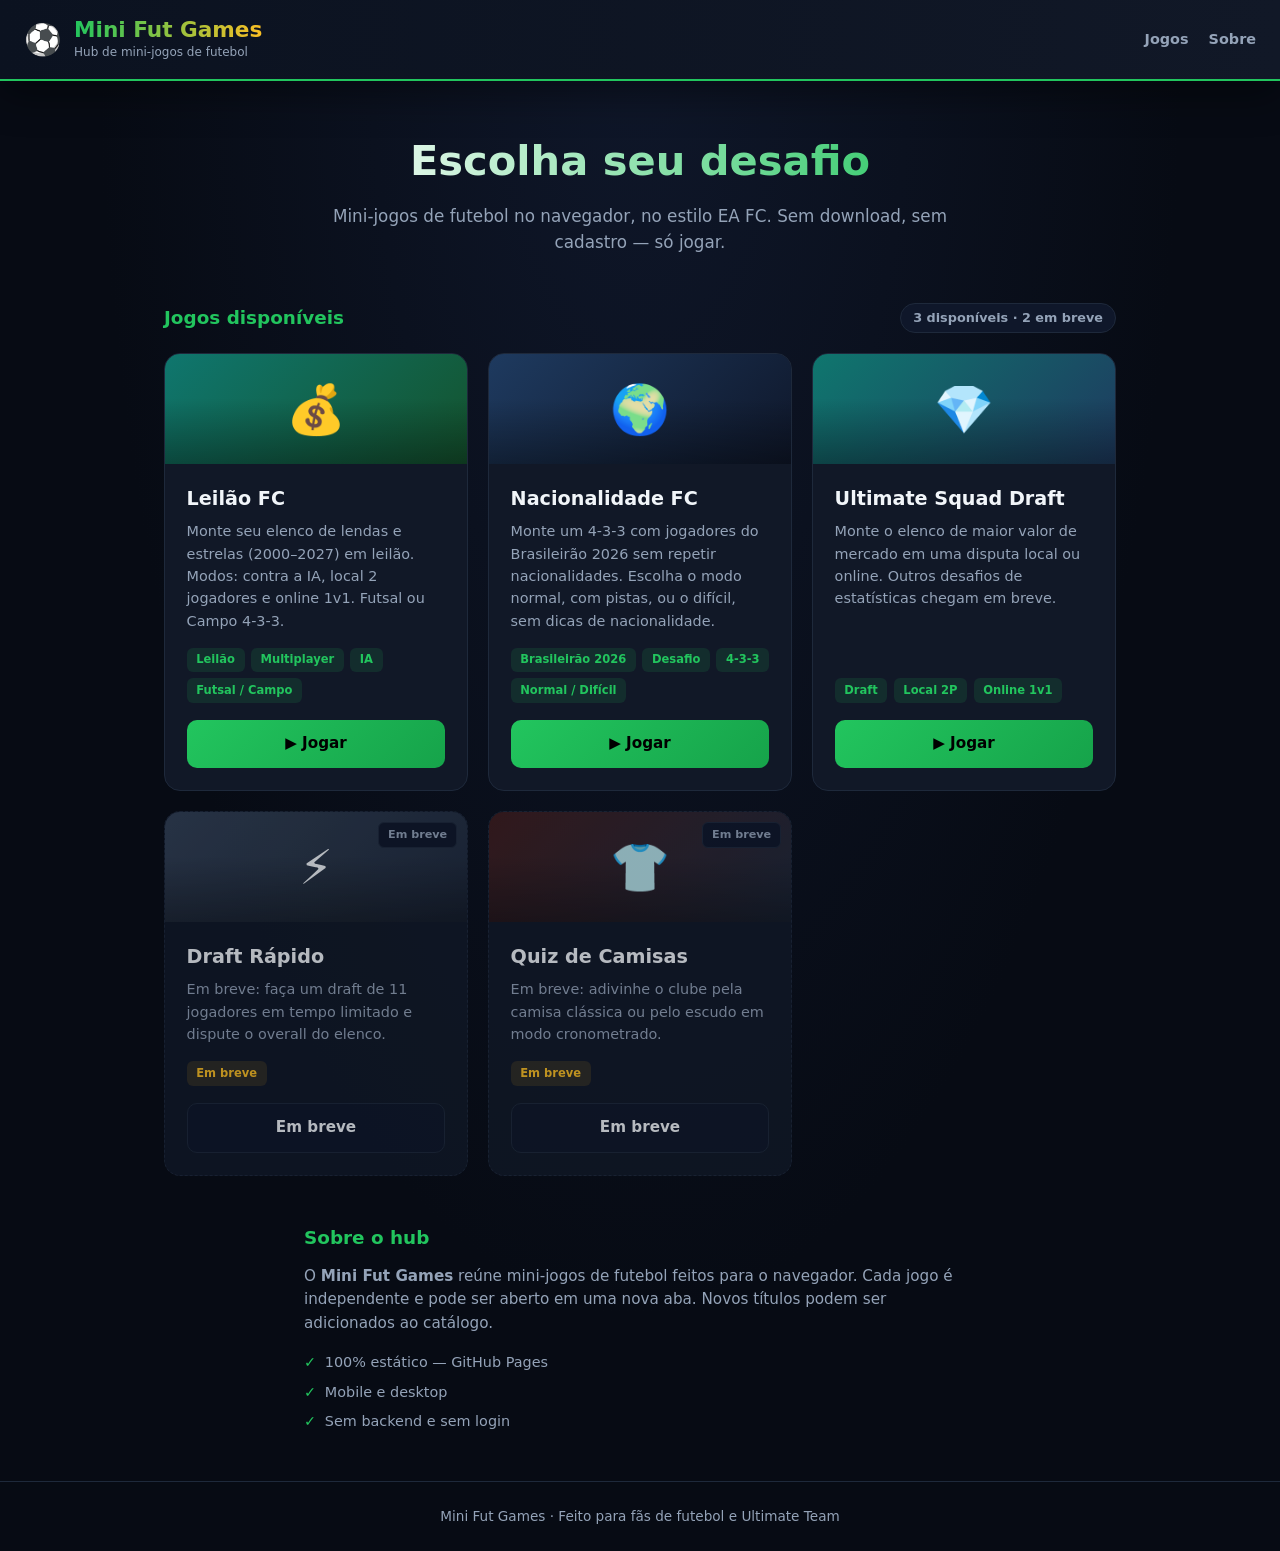
<file: index.html>
<!DOCTYPE html>
<html lang="pt-BR">
<head>
  <meta charset="UTF-8" />
  <meta name="viewport" content="width=device-width, initial-scale=1.0" />
  <title>Mini Fut Games – Hub de Mini-Jogos de Futebol</title>
  <meta name="description" content="Hub de mini-jogos de futebol no navegador: Leilão FC, Nacionalidade FC e mais. Estilo EA FC, 100% gratuito." />
  <meta name="keywords" content="mini jogos futebol, leilão fc, nacionalidade fc, brasileirão, ea fc, jogos browser" />
  <meta name="robots" content="index, follow" />
  <meta name="author" content="Mini Fut Games" />

  <meta property="og:type" content="website" />
  <meta property="og:title" content="Mini Fut Games – Hub de Mini-Jogos de Futebol" />
  <meta property="og:description" content="Leilão de jogadores, desafio de nacionalidades e mais mini-jogos de futebol no navegador." />
  <meta property="og:locale" content="pt_BR" />

  <link rel="icon" href="data:image/svg+xml,<svg xmlns='http://www.w3.org/2000/svg' viewBox='0 0 100 100'><text y='.9em' font-size='90'>⚽</text></svg>" />
  <link rel="stylesheet" href="css/styles.css" />
</head>
<body>
  <header class="header">
    <div class="logo">
      <span class="logo-icon" aria-hidden="true">⚽</span>
      <div>
        <h1>Mini Fut Games</h1>
        <p class="tagline">Hub de mini-jogos de futebol</p>
      </div>
    </div>
    <nav class="nav">
      <a href="#jogos">Jogos</a>
      <a href="#sobre">Sobre</a>
    </nav>
  </header>

  <main>
    <!-- Hero -->
    <section class="hero">
      <h2 class="hero-title">Escolha seu desafio</h2>
      <p class="hero-sub">
        Mini-jogos de futebol no navegador, no estilo EA FC.
        Sem download, sem cadastro — só jogar.
      </p>
    </section>

    <!-- Games grid -->
    <section id="jogos" class="games-section">
      <div class="section-head">
        <h3>Jogos disponíveis</h3>
        <span class="count" id="games-count">2 jogos</span>
      </div>

      <div class="games-grid" id="games-grid">
        <!-- Cards injetados via JS a partir do catálogo -->
      </div>
    </section>

    <!-- Sobre -->
    <section id="sobre" class="about-section">
      <h3>Sobre o hub</h3>
      <p>
        O <strong>Mini Fut Games</strong> reúne mini-jogos de futebol feitos para o navegador.
        Cada jogo é independente e pode ser aberto em uma nova aba.
        Novos títulos podem ser adicionados ao catálogo.
      </p>
      <ul class="about-list">
        <li>100% estático — GitHub Pages</li>
        <li>Mobile e desktop</li>
        <li>Sem backend e sem login</li>
      </ul>
    </section>
  </main>

  <footer class="footer">
    <p>Mini Fut Games · Feito para fãs de futebol e Ultimate Team</p>
  </footer>

  <script src="js/catalog.js"></script>
  <script src="js/hub.js"></script>
</body>
</html>
</file>
<file: css/styles.css>
:root {
  --bg: #070b14;
  --card: #111827;
  --panel: #0f172a;
  --border: #1e293b;
  --accent: #22c55e;
  --gold: #fbbf24;
  --text: #f1f5f9;
  --muted: #94a3b8;
  --radius: 16px;
  --shadow: 0 12px 40px rgba(0, 0, 0, 0.45);
  --font: "Segoe UI", system-ui, -apple-system, sans-serif;
}

*, *::before, *::after { box-sizing: border-box; margin: 0; padding: 0; }

body {
  font-family: var(--font);
  background: radial-gradient(ellipse at top, #0f172a 0%, #070b14 60%);
  color: var(--text);
  min-height: 100vh;
  line-height: 1.55;
}

a { color: inherit; text-decoration: none; }

/* Header */
.header {
  display: flex;
  align-items: center;
  justify-content: space-between;
  padding: 1rem 1.5rem;
  background: linear-gradient(90deg, #0b1220, #111827);
  border-bottom: 2px solid var(--accent);
  box-shadow: var(--shadow);
  position: sticky;
  top: 0;
  z-index: 50;
  flex-wrap: wrap;
  gap: 0.75rem;
}

.logo {
  display: flex;
  align-items: center;
  gap: 0.75rem;
}

.logo-icon { font-size: 1.9rem; }

.logo h1 {
  font-size: 1.35rem;
  font-weight: 800;
  background: linear-gradient(90deg, var(--accent), var(--gold));
  -webkit-background-clip: text;
  -webkit-text-fill-color: transparent;
  background-clip: text;
  line-height: 1.2;
}

.tagline {
  font-size: 0.75rem;
  color: var(--muted);
  font-weight: 500;
}

.nav {
  display: flex;
  gap: 1.25rem;
}

.nav a {
  font-size: 0.9rem;
  color: var(--muted);
  font-weight: 600;
  transition: color 0.2s;
}

.nav a:hover { color: var(--accent); }

/* Hero */
.hero {
  text-align: center;
  padding: 3rem 1.5rem 2rem;
  max-width: 720px;
  margin: 0 auto;
}

.hero-title {
  font-size: clamp(1.8rem, 5vw, 2.6rem);
  font-weight: 800;
  margin-bottom: 0.6rem;
  background: linear-gradient(90deg, #fff, var(--accent));
  -webkit-background-clip: text;
  -webkit-text-fill-color: transparent;
  background-clip: text;
}

.hero-sub {
  color: var(--muted);
  font-size: 1.05rem;
}

/* Games section */
.games-section {
  max-width: 1000px;
  margin: 0 auto;
  padding: 1rem 1.5rem 3rem;
}

.section-head {
  display: flex;
  align-items: center;
  justify-content: space-between;
  margin-bottom: 1.25rem;
  flex-wrap: wrap;
  gap: 0.5rem;
}

.section-head h3 {
  font-size: 1.15rem;
  color: var(--accent);
  font-weight: 700;
}

.count {
  font-size: 0.8rem;
  background: var(--panel);
  border: 1px solid var(--border);
  padding: 0.25rem 0.75rem;
  border-radius: 999px;
  color: var(--muted);
  font-weight: 600;
}

.games-grid {
  display: grid;
  grid-template-columns: repeat(auto-fill, minmax(280px, 1fr));
  gap: 1.25rem;
}

/* Game card */
.game-card {
  background: var(--card);
  border: 1px solid var(--border);
  border-radius: var(--radius);
  overflow: hidden;
  transition: all 0.25s ease;
  display: flex;
  flex-direction: column;
}

.game-card:hover {
  border-color: var(--accent);
  transform: translateY(-4px);
  box-shadow: 0 16px 40px rgba(34, 197, 94, 0.12);
}

.game-card-banner {
  height: 110px;
  display: flex;
  align-items: center;
  justify-content: center;
  font-size: 3rem;
  position: relative;
  overflow: hidden;
}

.game-card-banner::after {
  content: "";
  position: absolute;
  inset: 0;
  background: linear-gradient(to bottom, transparent 40%, rgba(0,0,0,0.35));
}

.game-card-body {
  padding: 1.25rem 1.35rem 1.4rem;
  flex: 1;
  display: flex;
  flex-direction: column;
}

.game-card-body h4 {
  font-size: 1.2rem;
  font-weight: 800;
  margin-bottom: 0.4rem;
  color: var(--text);
}

.game-card-body p {
  color: var(--muted);
  font-size: 0.9rem;
  margin-bottom: 1rem;
  flex: 1;
}

.game-tags {
  display: flex;
  flex-wrap: wrap;
  gap: 0.4rem;
  margin-bottom: 1.1rem;
}

.tag {
  font-size: 0.72rem;
  font-weight: 600;
  padding: 0.2rem 0.6rem;
  border-radius: 6px;
  background: rgba(34, 197, 94, 0.12);
  color: var(--accent);
}

.tag.gold {
  background: rgba(251, 191, 36, 0.12);
  color: var(--gold);
}

.btn-play {
  display: inline-flex;
  align-items: center;
  justify-content: center;
  gap: 0.4rem;
  width: 100%;
  padding: 0.75rem 1rem;
  border-radius: 10px;
  font-weight: 700;
  font-size: 0.95rem;
  background: linear-gradient(135deg, var(--accent), #16a34a);
  color: #000;
  border: none;
  cursor: pointer;
  transition: all 0.2s;
  text-align: center;
}

.btn-play:hover {
  transform: scale(1.02);
  box-shadow: 0 6px 20px rgba(34, 197, 94, 0.35);
}

.btn-play.secondary {
  background: var(--panel);
  color: var(--text);
  border: 1px solid var(--border);
}

.btn-play.secondary:hover {
  border-color: var(--accent);
  box-shadow: none;
}

/* Coming soon card */
.game-card.coming-soon {
  opacity: 0.75;
  border-style: dashed;
}

.game-card.coming-soon:hover {
  transform: none;
  border-color: var(--border);
  box-shadow: none;
}

.badge-soon {
  position: absolute;
  top: 10px;
  right: 10px;
  background: var(--panel);
  border: 1px solid var(--border);
  color: var(--muted);
  font-size: 0.7rem;
  font-weight: 700;
  padding: 0.2rem 0.55rem;
  border-radius: 6px;
  z-index: 2;
}

/* About */
.about-section {
  max-width: 720px;
  margin: 0 auto 3rem;
  padding: 0 1.5rem;
}

.about-section h3 {
  font-size: 1.15rem;
  color: var(--accent);
  margin-bottom: 0.75rem;
}

.about-section p {
  color: var(--muted);
  margin-bottom: 1rem;
  font-size: 0.95rem;
}

.about-list {
  list-style: none;
  display: grid;
  gap: 0.45rem;
}

.about-list li {
  color: var(--muted);
  font-size: 0.9rem;
  padding-left: 1.3rem;
  position: relative;
}

.about-list li::before {
  content: "✓";
  position: absolute;
  left: 0;
  color: var(--accent);
  font-weight: 700;
}

/* Footer */
.footer {
  text-align: center;
  padding: 1.5rem;
  border-top: 1px solid var(--border);
  color: var(--muted);
  font-size: 0.85rem;
}

/* Responsive */
@media (max-width: 520px) {
  .header { padding: 0.85rem 1rem; }
  .logo h1 { font-size: 1.15rem; }
  .hero { padding: 2rem 1rem 1.5rem; }
  .games-section { padding: 0.5rem 1rem 2.5rem; }
}
</file>
